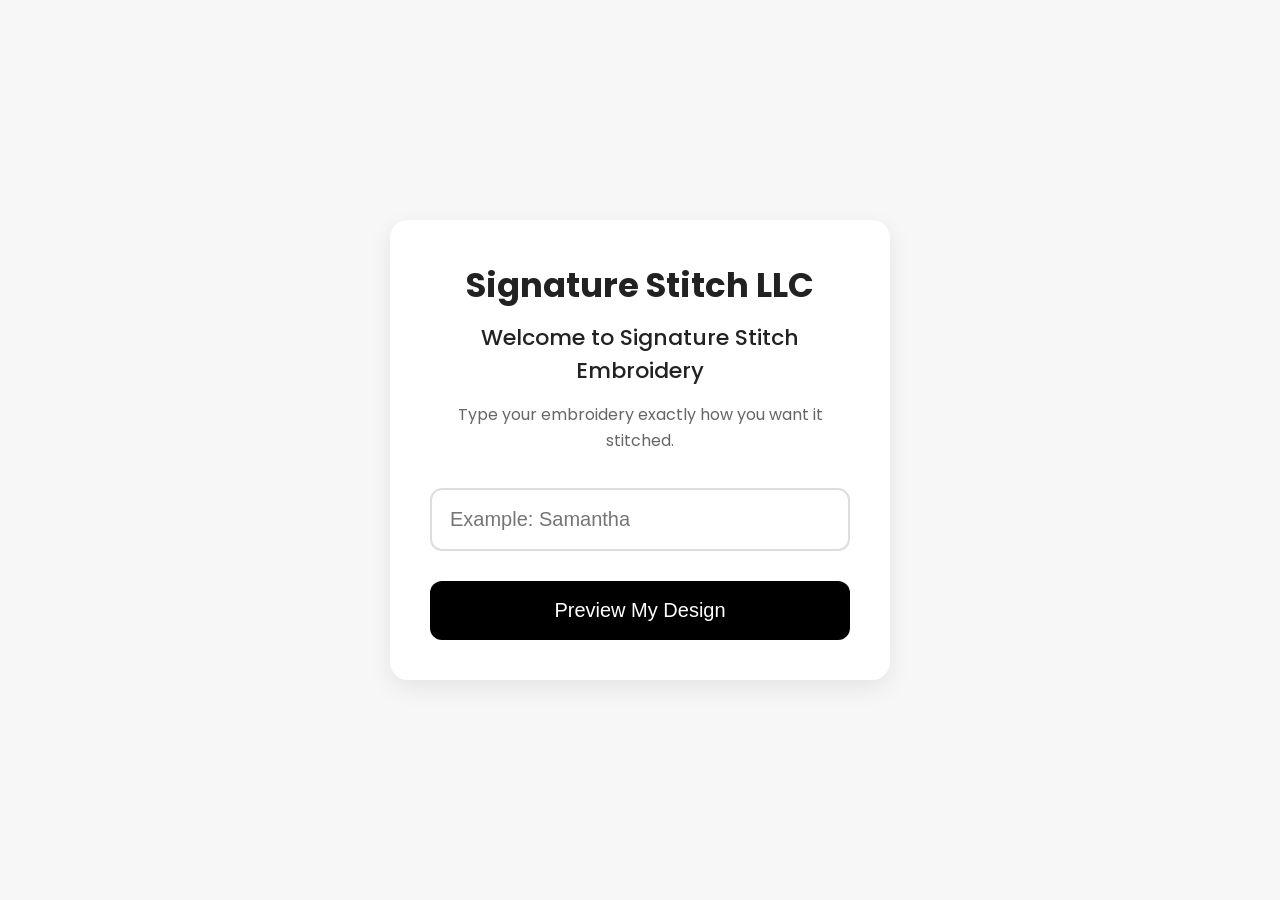
<file: index.html>
<!DOCTYPE html>
<html lang="en">
<head>
    <meta charset="UTF-8">
    <meta name="viewport" content="width=device-width, initial-scale=1.0">
    <title>Signature Stitch LLC</title>

    <link rel="stylesheet" href="style.css">

    <link href="https://fonts.googleapis.com/css2?family=Poppins:wght@300;400;500;600;700&display=swap" rel="stylesheet">
</head>

<body>

<div class="container">

    <h1>Signature Stitch LLC</h1>

    <h2>Welcome to Signature Stitch Embroidery</h2>

    <p class="subtitle">
        Type your embroidery exactly how you want it stitched.
    </p>

    <input
        id="designInput"
        type="text"
        placeholder="Example: Samantha"
        maxlength="40"
    >

    <button onclick="goToCategories()">
        Preview My Design
    </button>

</div>

<script src="script.js"></script>

</body>
</html>
</file>
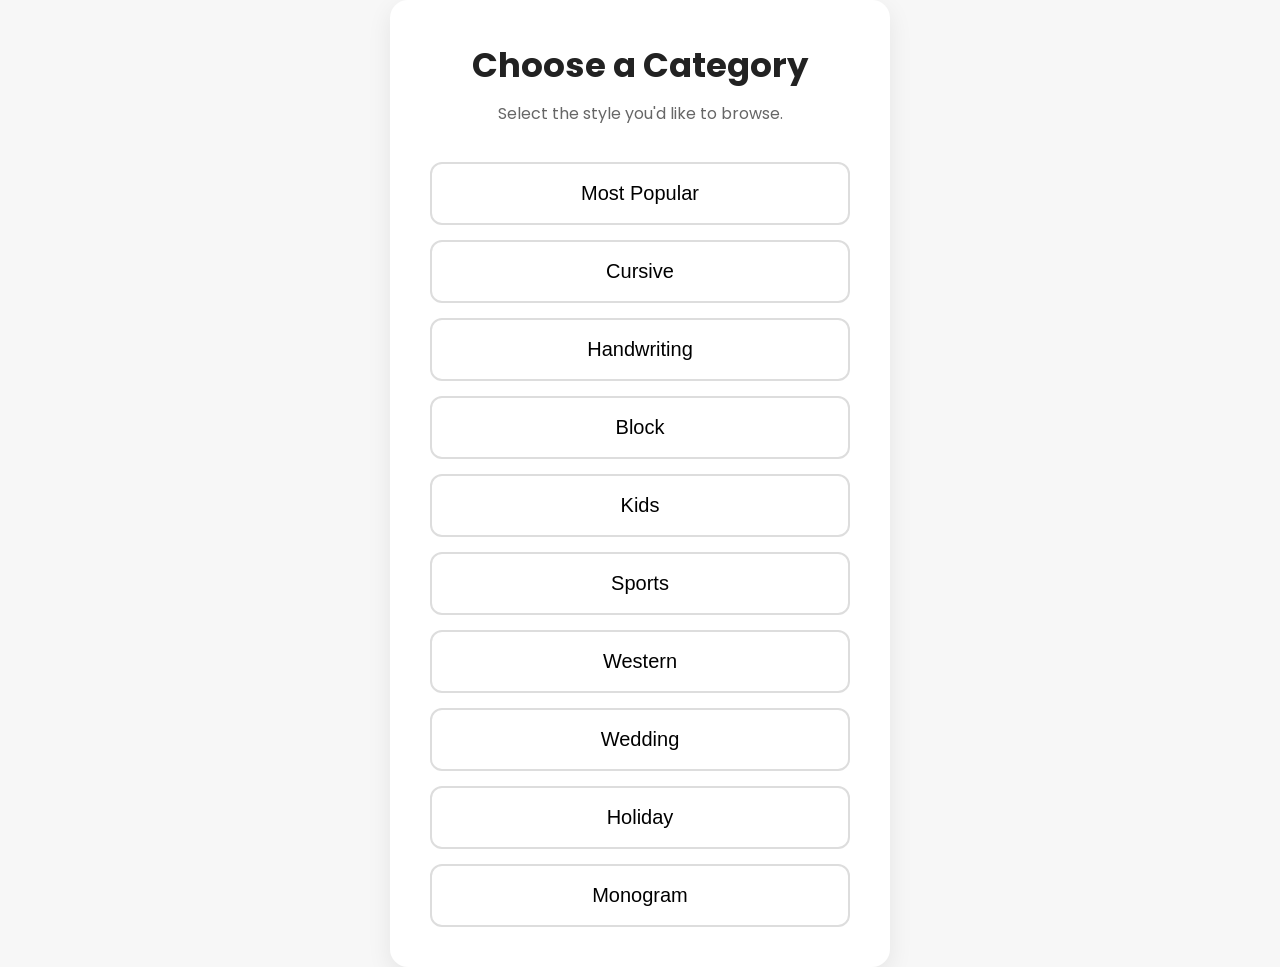
<file: categories.html>
<!DOCTYPE html>
<html lang="en">
<head>

<meta charset="UTF-8">
<meta name="viewport" content="width=device-width, initial-scale=1.0">

<title>Choose Category</title>

<link rel="stylesheet" href="style.css">

<link href="https://fonts.googleapis.com/css2?family=Poppins:wght@300;400;500;600;700&display=swap" rel="stylesheet">

</head>

<body>

<div class="container">

<h1>Choose a Category</h1>

<p class="subtitle">
Select the style you'd like to browse.
</p>

<div class="category-grid">

<button class="category-btn"> Most Popular</button>

<button class="category-btn"> Cursive</button>

<button class="category-btn"> Handwriting</button>

<button class="category-btn"> Block</button>

<button class="category-btn"> Kids</button>

<button class="category-btn"> Sports</button>

<button class="category-btn"> Western</button>

<button class="category-btn"> Wedding</button>

<button class="category-btn"> Holiday</button>

<button class="category-btn"> Monogram</button>

</div>

</div>

<script src="script.js"></script>

</body>
</html>
</file>
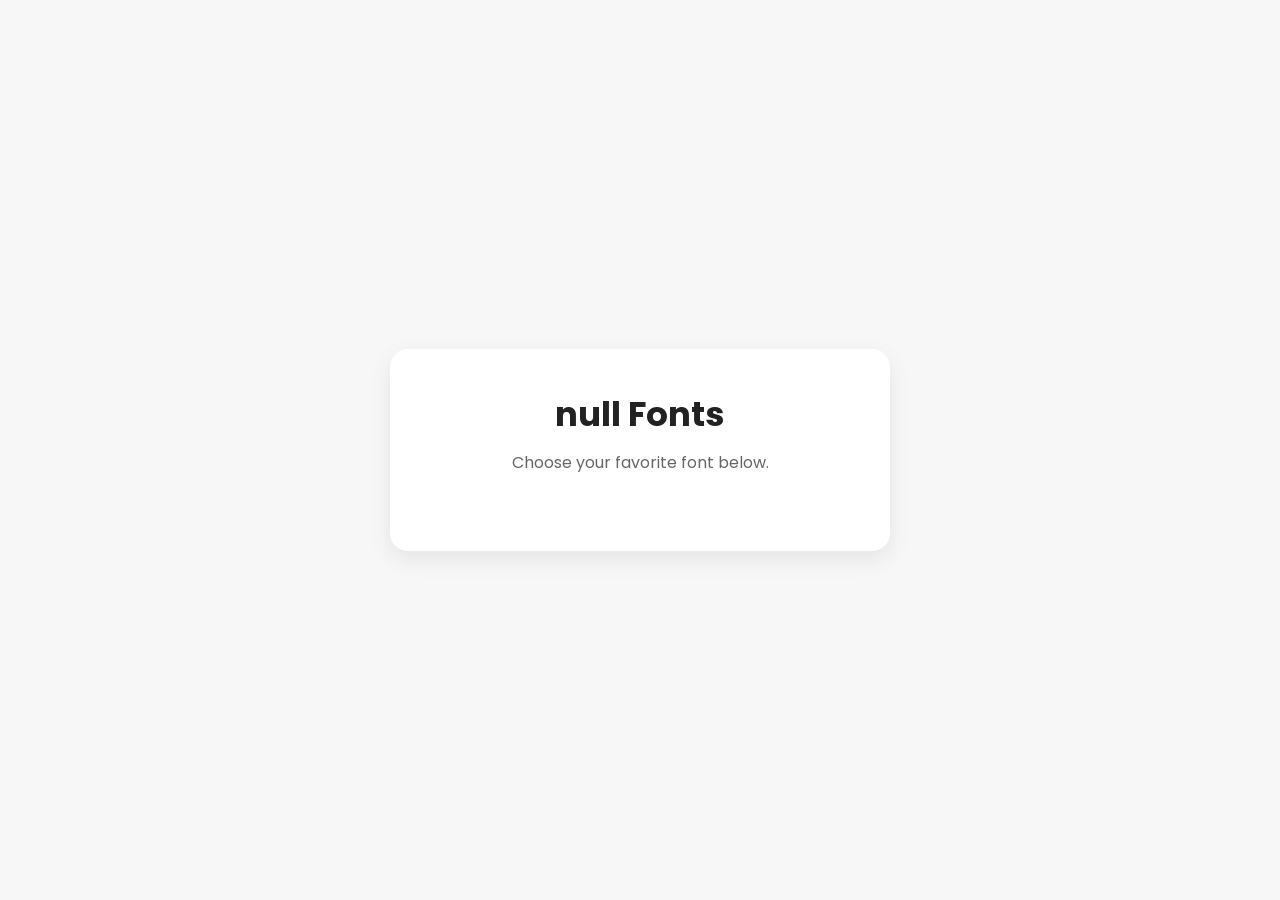
<file: gallery.html>
<!DOCTYPE html>
<html lang="en">
<head>

<meta charset="UTF-8">
<meta name="viewport" content="width=device-width, initial-scale=1.0">

<title>Choose Your Font</title>

<link rel="stylesheet" href="style.css">

<link href="https://fonts.googleapis.com/css2?family=Poppins:wght@300;400;500;600;700&display=swap" rel="stylesheet">

</head>

<body>

<div class="container">

<h1 id="galleryTitle"></h1>

<p class="subtitle">
Choose your favorite font below.
</p>

<div id="fontContainer"></div>

</div>

<script src="gallery.js"></script>

</body>
</html>
</file>
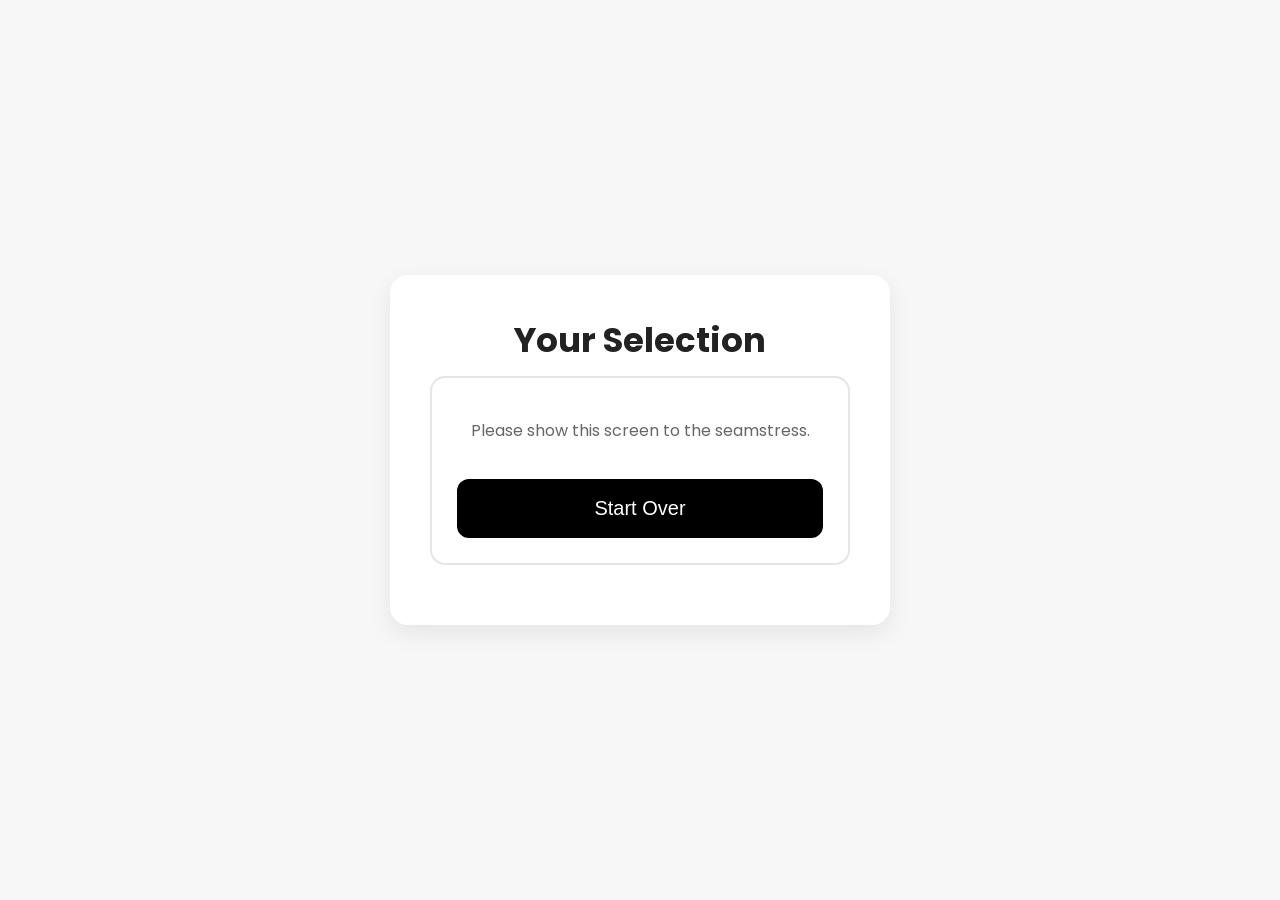
<file: selected.html>
<!DOCTYPE html>
<html lang="en">

<head>

<meta charset="UTF-8">

<meta name="viewport"
content="width=device-width, initial-scale=1.0">

<title>Signature Stitch LLC</title>

<link rel="stylesheet"
href="style.css">

<link href="https://fonts.googleapis.com/css2?family=Poppins:wght@300;400;500;600;700&display=swap"
rel="stylesheet">

</head>

<body>

<div class="container">

<h1>Your Selection</h1>

<div class="font-card">

<h2 id="designText"></h2>

<h3 id="fontName"></h3>

<p class="subtitle">

Please show this screen to the seamstress.

</p>

<a href="index.html">

<button>

Start Over

</button>

</a>

</div>

</div>

<script src="selected.js"></script>

</body>

</html>
</file>
<file: style.css>
*{
    margin:0;
    padding:0;
    box-sizing:border-box;
}

body{

    font-family:'Poppins',sans-serif;
    background:#f7f7f7;

    display:flex;
    justify-content:center;
    align-items:center;

    min-height:100vh;

    color:#222;

}

.container{

    width:90%;
    max-width:500px;

    background:white;

    padding:40px;

    border-radius:18px;

    box-shadow:0 8px 25px rgba(0,0,0,.08);

    text-align:center;

}

h1{

    font-size:34px;
    margin-bottom:10px;

}

h2{

    font-size:22px;
    font-weight:500;

    margin-bottom:15px;

}

.subtitle{

    color:#666;

    margin-bottom:35px;

    line-height:1.6;

}

input{

    width:100%;

    padding:18px;

    font-size:20px;

    border-radius:12px;

    border:2px solid #ddd;

    outline:none;

    margin-bottom:30px;

    transition:.25s;

}

input:focus{

    border-color:#000;

}

button{

    width:100%;

    padding:18px;

    font-size:20px;

    background:black;

    color:white;

    border:none;

    border-radius:12px;

    cursor:pointer;

    transition:.25s;

}

button:hover{

    background:#333;

}

@media(max-width:600px){

.container{

padding:30px 20px;

}

h1{

font-size:28px;

}

h2{

font-size:18px;

}

}
.category-grid{

display:grid;

grid-template-columns:1fr;

gap:15px;

margin-top:25px;

}

.category-btn{

background:white;

color:black;

border:2px solid #ddd;

font-size:20px;

padding:18px;

border-radius:12px;

cursor:pointer;

transition:.2s;

}

.category-btn:hover{

background:black;

color:white;

}
.font-card{

background:white;

border:2px solid #e5e5e5;

padding:25px;

margin-bottom:20px;

border-radius:15px;

text-align:center;

}

.preview{

font-size:34px;

margin-bottom:20px;

font-weight:500;

}

.font-name{

font-size:18px;

margin-bottom:20px;

color:#666;

}

.selectBtn{

width:100%;

}
.fontPreview{

width:100%;

border-radius:12px;

margin-bottom:15px;

border:1px solid #ddd;

}
</file>
